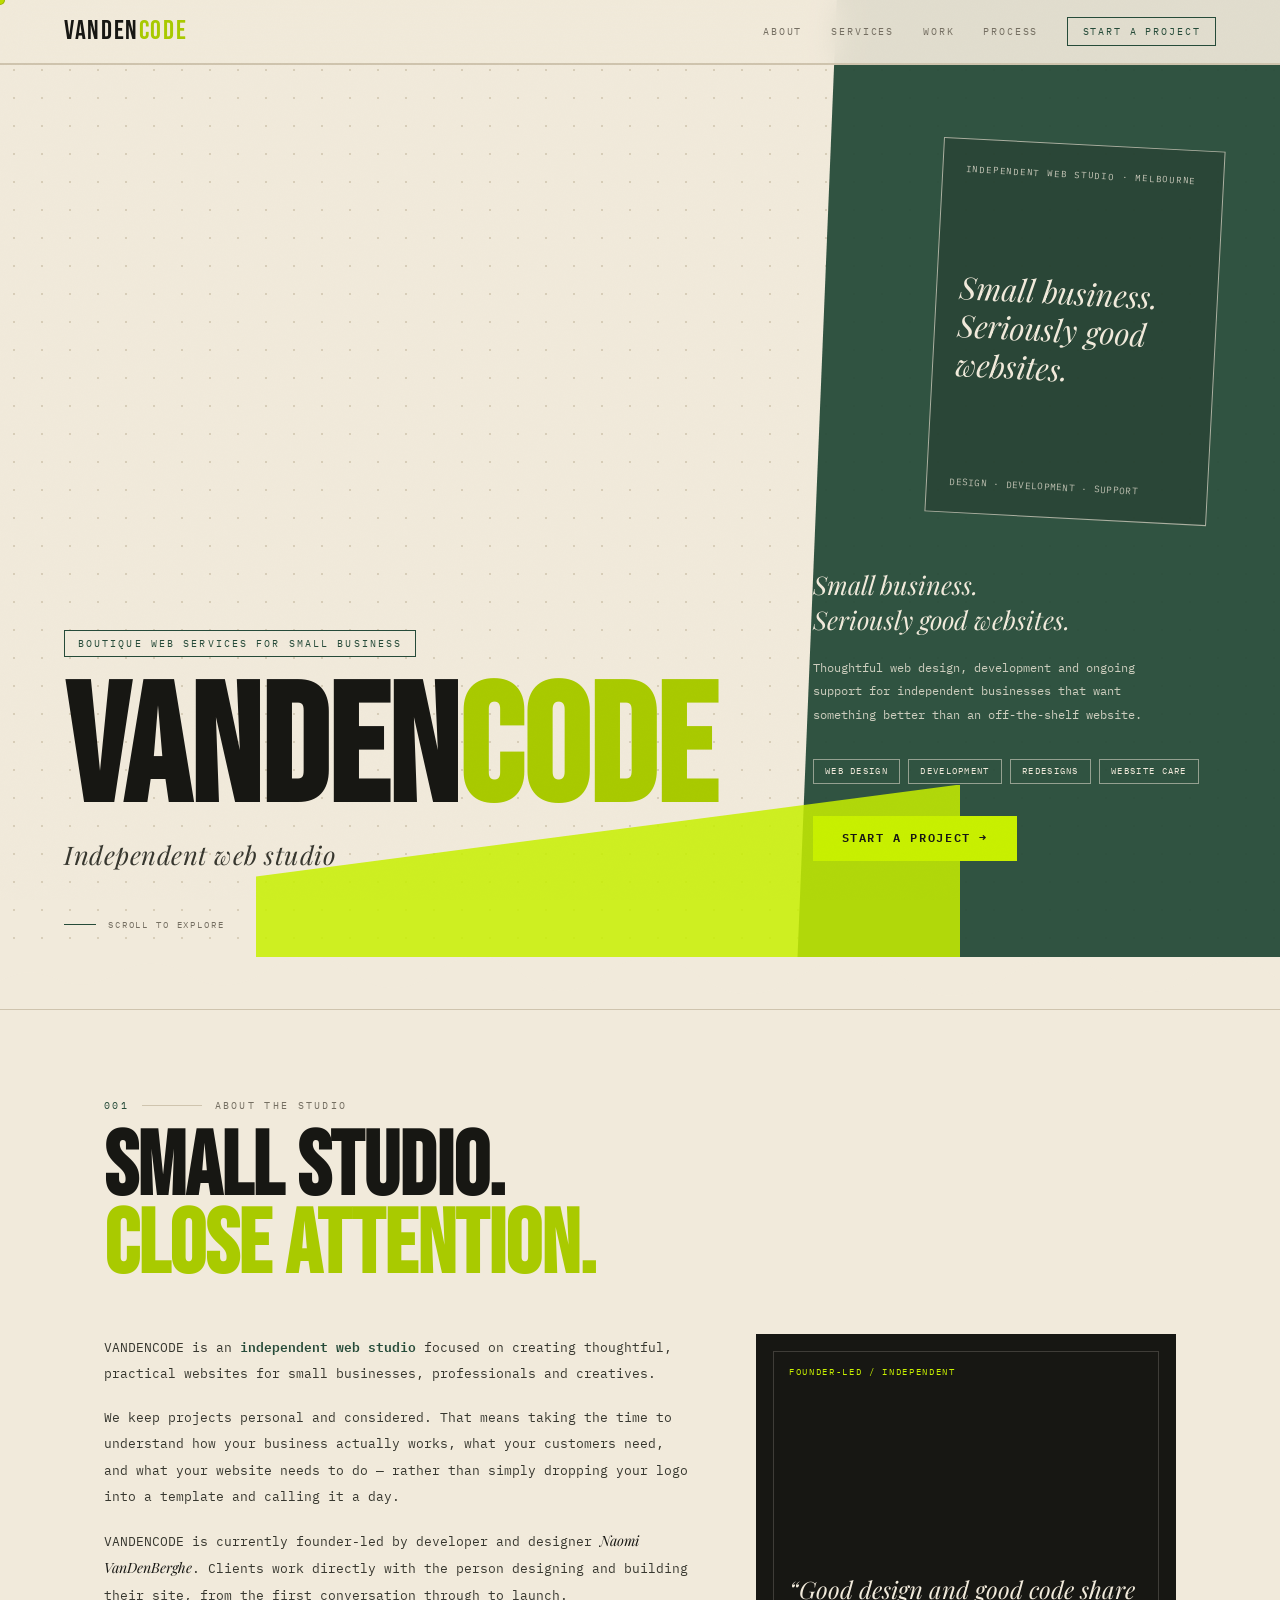
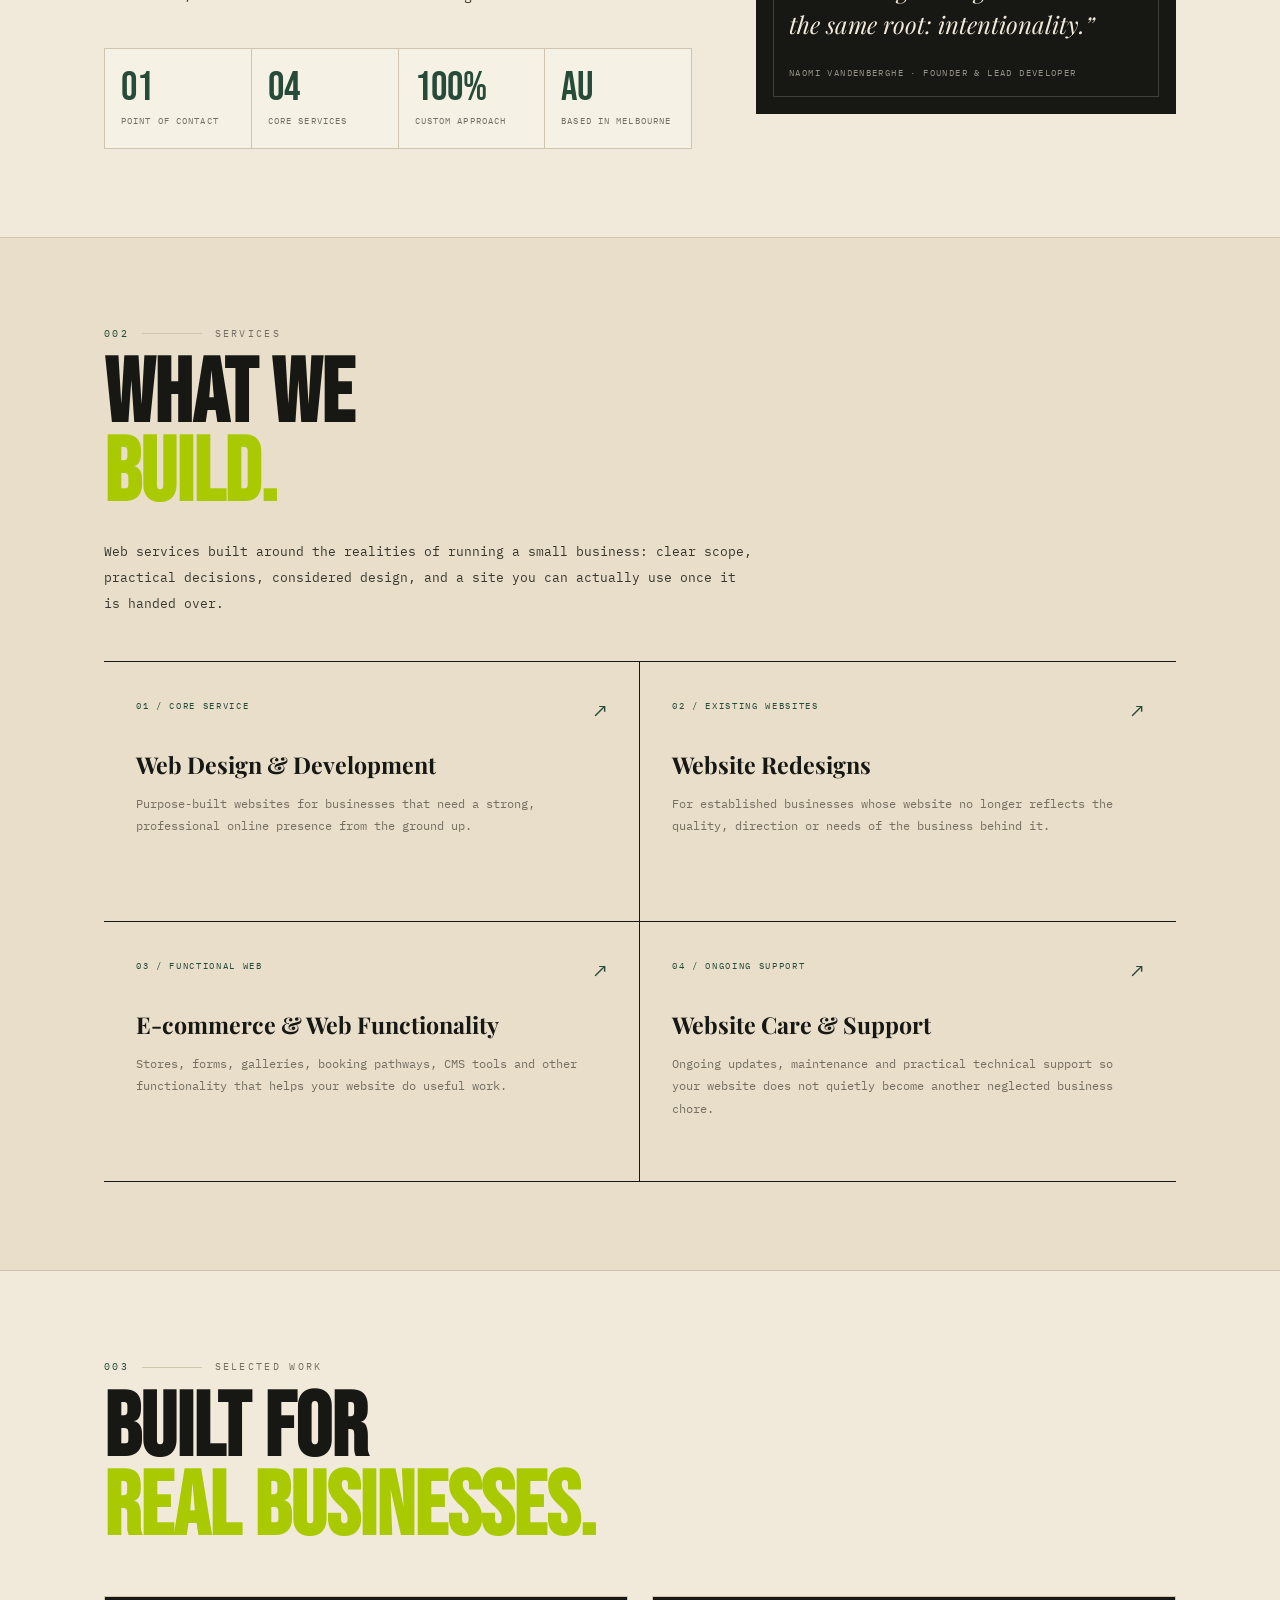
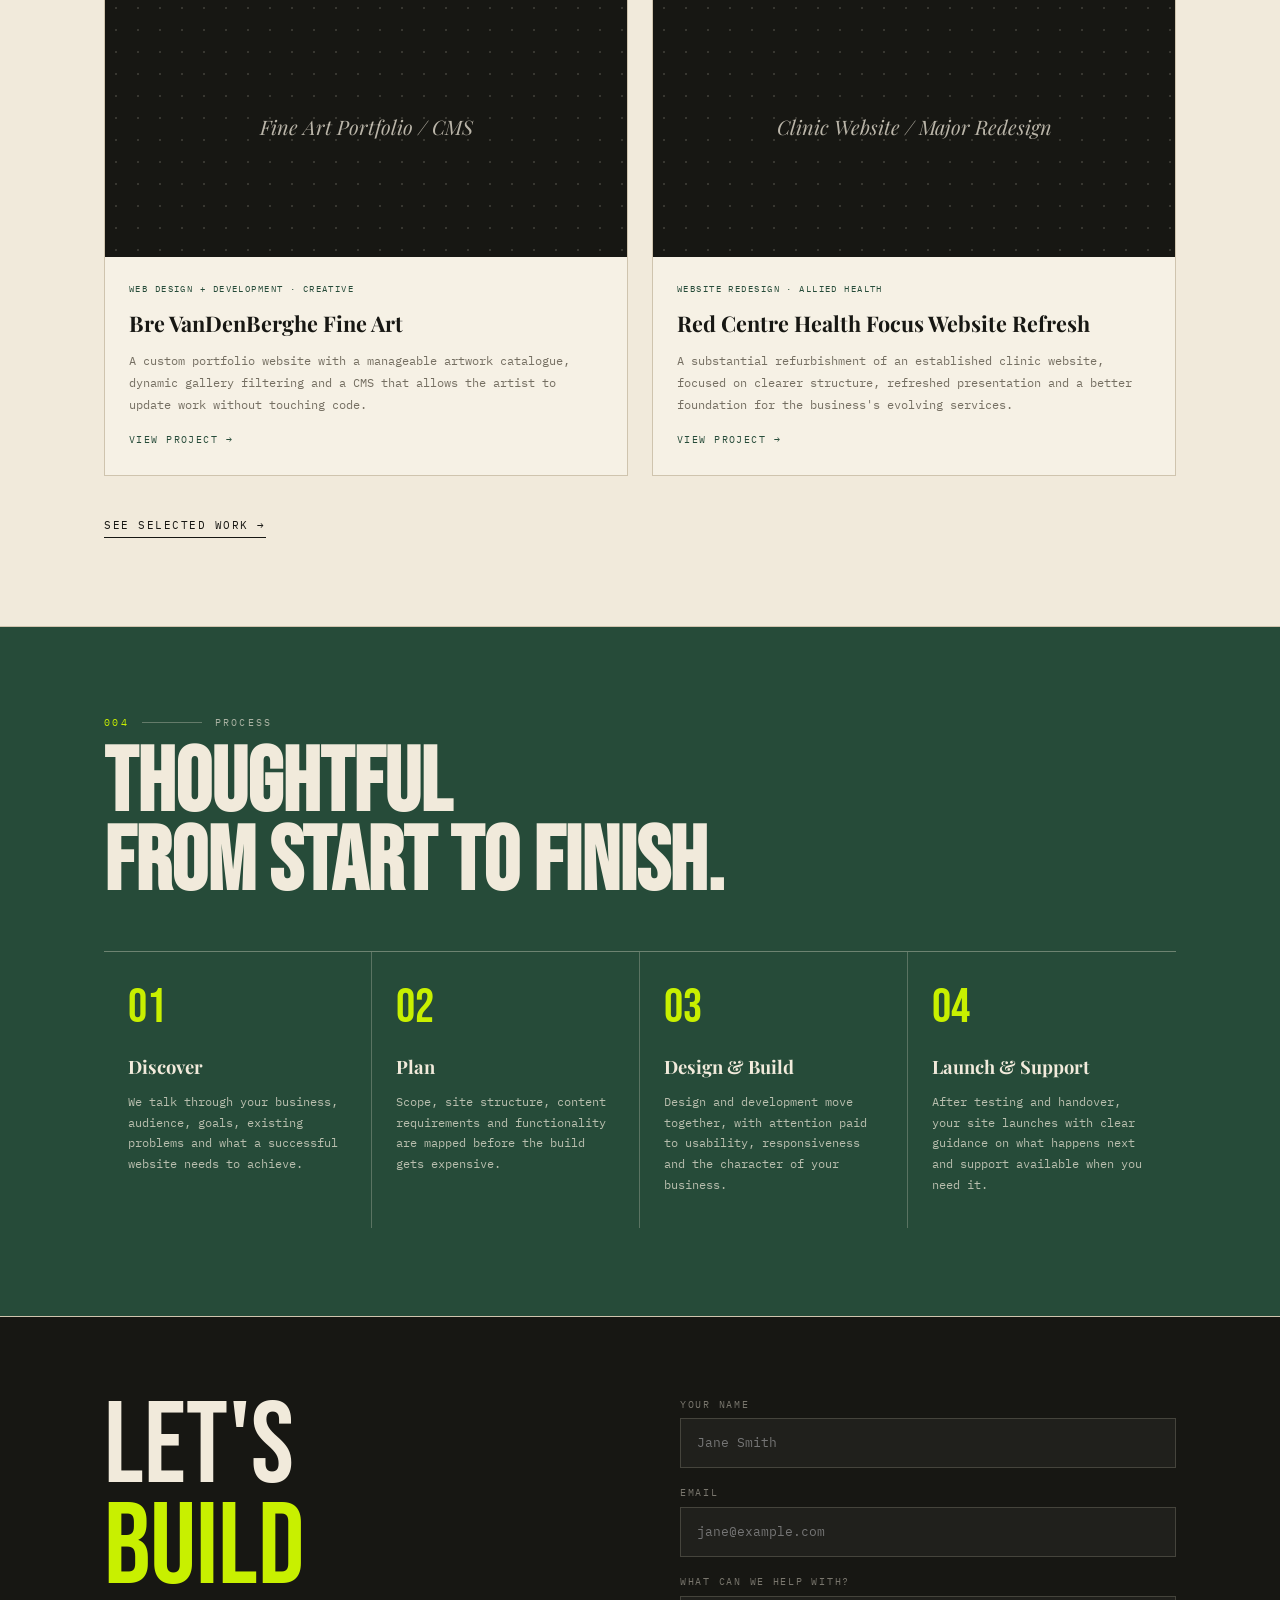
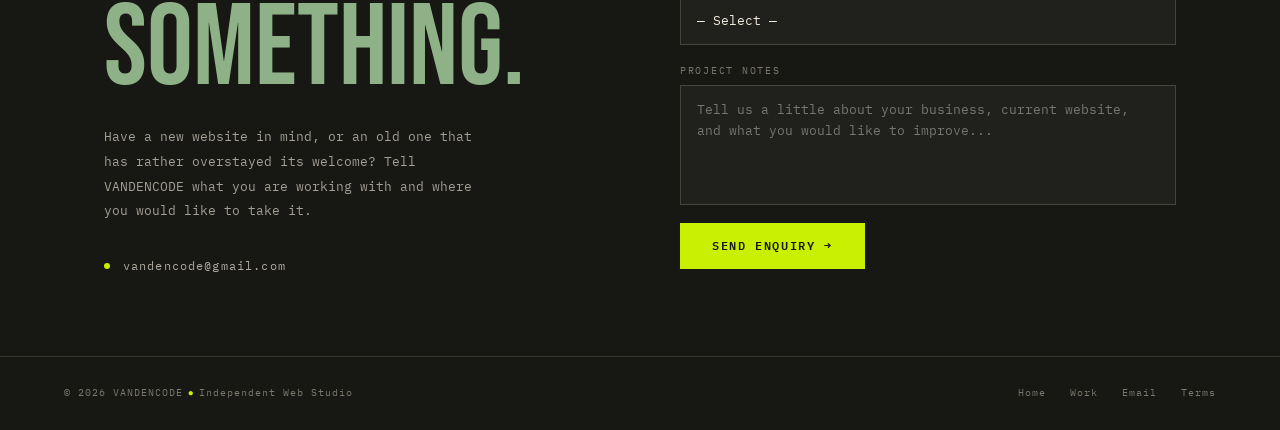
<file: index.html>
<!DOCTYPE html>
<html lang="en">
<head>
  <meta charset="UTF-8" />
  <meta name="viewport" content="width=device-width, initial-scale=1.0" />
  <meta name="description" content="VANDENCODE is an independent web studio creating thoughtful websites for small businesses." />
  <title>VANDENCODE — Independent Web Studio</title>
  <link rel="preconnect" href="https://fonts.googleapis.com" />
  <link rel="preconnect" href="https://fonts.gstatic.com" crossorigin />
  <link href="https://fonts.googleapis.com/css2?family=Bebas+Neue&family=IBM+Plex+Mono:ital,wght@0,400;0,600;1,400&family=Playfair+Display:ital,wght@0,700;1,400;1,700&display=swap" rel="stylesheet" />
  <link rel="stylesheet" href="styles.css" />
</head>
<body>
<div id="cur"></div>

<nav>
  <a href="index.html" class="nav-logo">VANDEN<span>CODE</span></a>
  <div class="nav-links">
    <a href="index.html#about">About</a>
    <a href="index.html#services">Services</a>
    <a href="work.html">Work</a>
    <a href="index.html#process">Process</a>
    <a href="index.html#contact" class="nav-special">Start a Project</a>
  </div>
  <button class="hamburger" id="hbg" aria-label="Toggle menu" aria-expanded="false">
    <span></span><span></span><span></span>
  </button>
</nav>
<div class="nav-drawer" id="drawer">
  <a href="index.html#about" onclick="closeDrawer()">About</a>
  <a href="index.html#services" onclick="closeDrawer()">Services</a>
  <a href="work.html" onclick="closeDrawer()">Work</a>
  <a href="index.html#process" onclick="closeDrawer()">Process</a>
  <a href="index.html#contact" class="nav-special" onclick="closeDrawer()">Start a Project</a>
</div>

<div id="hero">
  <div class="h-dots"></div>
  <div class="h-slab"></div>
  <div class="h-slab2"></div>

  <div class="h-bookmark">
    <div class="bk-kicker">Independent web studio · Melbourne</div>
    <div class="bk-main">Small business.<br>Seriously good websites.</div>
    <div class="bk-foot">Design · Development · Support</div>
  </div>

  <div class="h-left">
    <div class="h-stamp">Boutique web services for small business</div>
    <h1 class="h-name">VANDEN<span class="n-acid">CODE</span></h1>
    <p class="h-subname">Independent web studio</p>
  </div>

  <div class="h-right">
    <p class="h-role">Small business.<br>Seriously good websites.</p>
    <p class="h-desc">Thoughtful web design, development and ongoing support for independent businesses that want something better than an off-the-shelf website.</p>
    <div class="h-pills">
      <span class="pill">Web Design</span>
      <span class="pill">Development</span>
      <span class="pill">Redesigns</span>
      <span class="pill">Website Care</span>
    </div>
    <a href="#contact" class="h-cta">Start a Project →</a>
  </div>

  <div class="h-scroll"><div class="scroll-line"></div>scroll to explore</div>
</div>

<div class="torn" aria-hidden="true">
  <svg viewBox="0 0 1440 52" preserveAspectRatio="none" height="52" xmlns="http://www.w3.org/2000/svg">
    <path d="M0,52 L0,24 Q32,8 64,22 Q96,36 136,14 Q176,-4 216,20 Q256,40 304,12 Q352,-16 402,18 Q442,46 492,14 Q542,-18 592,20 Q632,50 682,16 Q732,-18 792,22 Q842,54 902,18 Q962,-18 1022,24 Q1072,56 1132,20 Q1192,-16 1252,22 Q1292,50 1342,18 Q1392,-14 1440,24 L1440,52 Z" fill="#f1eadb"/>
  </svg>
</div>

<section id="about">
  <div class="sw">
    <div class="slabel"><span class="sn">001</span><span class="sd"></span><span class="st">About the Studio</span></div>
    <h2 class="stitle reveal">SMALL STUDIO.<br><span class="acid">CLOSE ATTENTION.</span></h2>
    <div class="about-grid reveal">
      <div class="at">
        <p>VANDENCODE is an <strong>independent web studio</strong> focused on creating thoughtful, practical websites for small businesses, professionals and creatives.</p>
        <p>We keep projects personal and considered. That means taking the time to understand how your business actually works, what your customers need, and what your website needs to do — rather than simply dropping your logo into a template and calling it a day.</p>
        <p>VANDENCODE is currently founder-led by developer and designer <em>Naomi VanDenBerghe</em>. Clients work directly with the person designing and building their site, from the first conversation through to launch.</p>
        <div class="stat-strip">
          <div class="sb"><div class="sbn">01</div><div class="sbt">Point of contact</div></div>
          <div class="sb"><div class="sbn">04</div><div class="sbt">Core services</div></div>
          <div class="sb"><div class="sbn">100%</div><div class="sbt">Custom approach</div></div>
          <div class="sb"><div class="sbn">AU</div><div class="sbt">Based in Melbourne</div></div>
        </div>
      </div>
      <div class="founder-card">
        <div class="fc-num">Founder-led / independent</div>
        <div class="fc-quote">“Good design and good code share the same root: intentionality.”</div>
        <div class="fc-meta">Naomi VanDenBerghe · Founder & Lead Developer</div>
      </div>
    </div>
  </div>
</section>

<section id="services">
  <div class="sw">
    <div class="slabel"><span class="sn">002</span><span class="sd"></span><span class="st">Services</span></div>
    <h2 class="stitle reveal">WHAT WE<br><span class="acid">BUILD.</span></h2>
    <p class="service-intro reveal">Web services built around the realities of running a small business: clear scope, practical decisions, considered design, and a site you can actually use once it is handed over.</p>

    <div class="service-grid reveal">
      <a class="service-card" href="web-design-development.html">
        <div class="service-num">01 / Core Service</div>
        <h3 class="service-title">Web Design &amp; Development</h3>
        <p class="service-copy">Purpose-built websites for businesses that need a strong, professional online presence from the ground up.</p>
      </a>
      <a class="service-card" href="website-redesigns.html">
        <div class="service-num">02 / Existing Websites</div>
        <h3 class="service-title">Website Redesigns</h3>
        <p class="service-copy">For established businesses whose website no longer reflects the quality, direction or needs of the business behind it.</p>
      </a>
      <a class="service-card" href="ecommerce-functionality.html">
        <div class="service-num">03 / Functional Web</div>
        <h3 class="service-title">E-commerce &amp; Web Functionality</h3>
        <p class="service-copy">Stores, forms, galleries, booking pathways, CMS tools and other functionality that helps your website do useful work.</p>
      </a>
      <a class="service-card" href="website-care-support.html">
        <div class="service-num">04 / Ongoing Support</div>
        <h3 class="service-title">Website Care &amp; Support</h3>
        <p class="service-copy">Ongoing updates, maintenance and practical technical support so your website does not quietly become another neglected business chore.</p>
      </a>
    </div>
  </div>
</section>

<section id="work">
  <div class="sw">
    <div class="slabel"><span class="sn">003</span><span class="sd"></span><span class="st">Selected Work</span></div>
    <h2 class="stitle reveal">BUILT FOR<br><span class="acid">REAL BUSINESSES.</span></h2>

    <div class="work-grid reveal">
      <article class="work-card">
        <div class="work-preview"><span>Fine Art Portfolio / CMS</span></div>
        <div class="work-body">
          <div class="work-meta">Web Design + Development · Creative</div>
          <h3 class="work-title">Bre VanDenBerghe Fine Art</h3>
          <p class="work-desc">A custom portfolio website with a manageable artwork catalogue, dynamic gallery filtering and a CMS that allows the artist to update work without touching code.</p>
          <a class="work-link" href="work.html">View project →</a>
        </div>
      </article>

      <article class="work-card">
        <div class="work-preview"><span>Clinic Website / Major Redesign</span></div>
        <div class="work-body">
          <div class="work-meta">Website Redesign · Allied Health</div>
          <h3 class="work-title">Red Centre Health Focus Website Refresh</h3>
          <p class="work-desc">A substantial refurbishment of an established clinic website, focused on clearer structure, refreshed presentation and a better foundation for the business's evolving services.</p>
          <a class="work-link" href="work.html">View project →</a>
        </div>
      </article>
    </div>

    <a class="section-cta" href="work.html">See selected work →</a>
  </div>
</section>

<section id="process">
  <div class="sw">
    <div class="slabel"><span class="sn">004</span><span class="sd"></span><span class="st">Process</span></div>
    <h2 class="stitle reveal">THOUGHTFUL<br>FROM START TO FINISH.</h2>

    <div class="process-grid reveal">
      <div class="process-step">
        <div class="process-num">01</div>
        <h3 class="process-title">Discover</h3>
        <p class="process-copy">We talk through your business, audience, goals, existing problems and what a successful website needs to achieve.</p>
      </div>
      <div class="process-step">
        <div class="process-num">02</div>
        <h3 class="process-title">Plan</h3>
        <p class="process-copy">Scope, site structure, content requirements and functionality are mapped before the build gets expensive.</p>
      </div>
      <div class="process-step">
        <div class="process-num">03</div>
        <h3 class="process-title">Design &amp; Build</h3>
        <p class="process-copy">Design and development move together, with attention paid to usability, responsiveness and the character of your business.</p>
      </div>
      <div class="process-step">
        <div class="process-num">04</div>
        <h3 class="process-title">Launch &amp; Support</h3>
        <p class="process-copy">After testing and handover, your site launches with clear guidance on what happens next and support available when you need it.</p>
      </div>
    </div>
  </div>
</section>

<div id="contact">
  <div class="cw">
    <div class="reveal">
      <div class="c-big">
        LET'S<br>
        <span class="ca">BUILD</span><br>
        <span class="cs">SOMETHING.</span>
      </div>

      <p class="c-sub">
        Have a new website in mind, or an old one that has rather overstayed its welcome?
        Tell VANDENCODE what you are working with and where you would like to take it.
      </p>

      <div class="c-links">
        <a href="mailto:vandencode@gmail.com" class="c-lnk">
          <div class="c-dot"></div>
          vandencode@gmail.com
        </a>
      </div>
    </div>

    <form
      class="form reveal"
      name="project-enquiry"
      method="POST"
      data-netlify="true"
      data-netlify-honeypot="bot-field"
      action="/thank-you.html"
    >
      <input
        type="hidden"
        name="form-name"
        value="project-enquiry"
      >

      <p class="bot-field" aria-hidden="true">
        <label>
          Don't fill this out:
          <input name="bot-field">
        </label>
      </p>

      <div class="ff">
        <label for="name">Your Name</label>
        <input
          id="name"
          name="name"
          type="text"
          placeholder="Jane Smith"
          required
        />
      </div>

      <div class="ff">
        <label for="email">Email</label>
        <input
          id="email"
          name="email"
          type="email"
          placeholder="jane@example.com"
          required
        />
      </div>

      <div class="ff">
        <label for="service">What can we help with?</label>
        <select
          id="service"
          name="service"
          required
        >
          <option value="">— Select —</option>
          <option value="web-design-development">
            Web design &amp; development
          </option>
          <option value="website-redesign">
            Website redesign
          </option>
          <option value="ecommerce-functionality">
            E-commerce &amp; web functionality
          </option>
          <option value="website-care-support">
            Website care &amp; support
          </option>
          <option value="not-sure">
            Not sure yet
          </option>
        </select>
      </div>

      <div class="ff">
        <label for="message">Project Notes</label>
        <textarea
          id="message"
          name="message"
          placeholder="Tell us a little about your business, current website, and what you would like to improve..."
          required
        ></textarea>
      </div>

      <button
        class="form-btn"
        type="submit"
      >
        Send Enquiry →
      </button>
    </form>
  </div>
</div>

<footer>
  <span>© 2026 VANDENCODE<span class="fdot">●</span>Independent Web Studio</span>
  <div class="fl">
    <a href="index.html">Home</a>
    <a href="work.html">Work</a>
    <a href="mailto:vandencode@gmail.com">Email</a>
    <a href="terms.html">Terms</a>
  </div>
</footer>
<script src="script.js"></script>
</body>
</html>
</file>
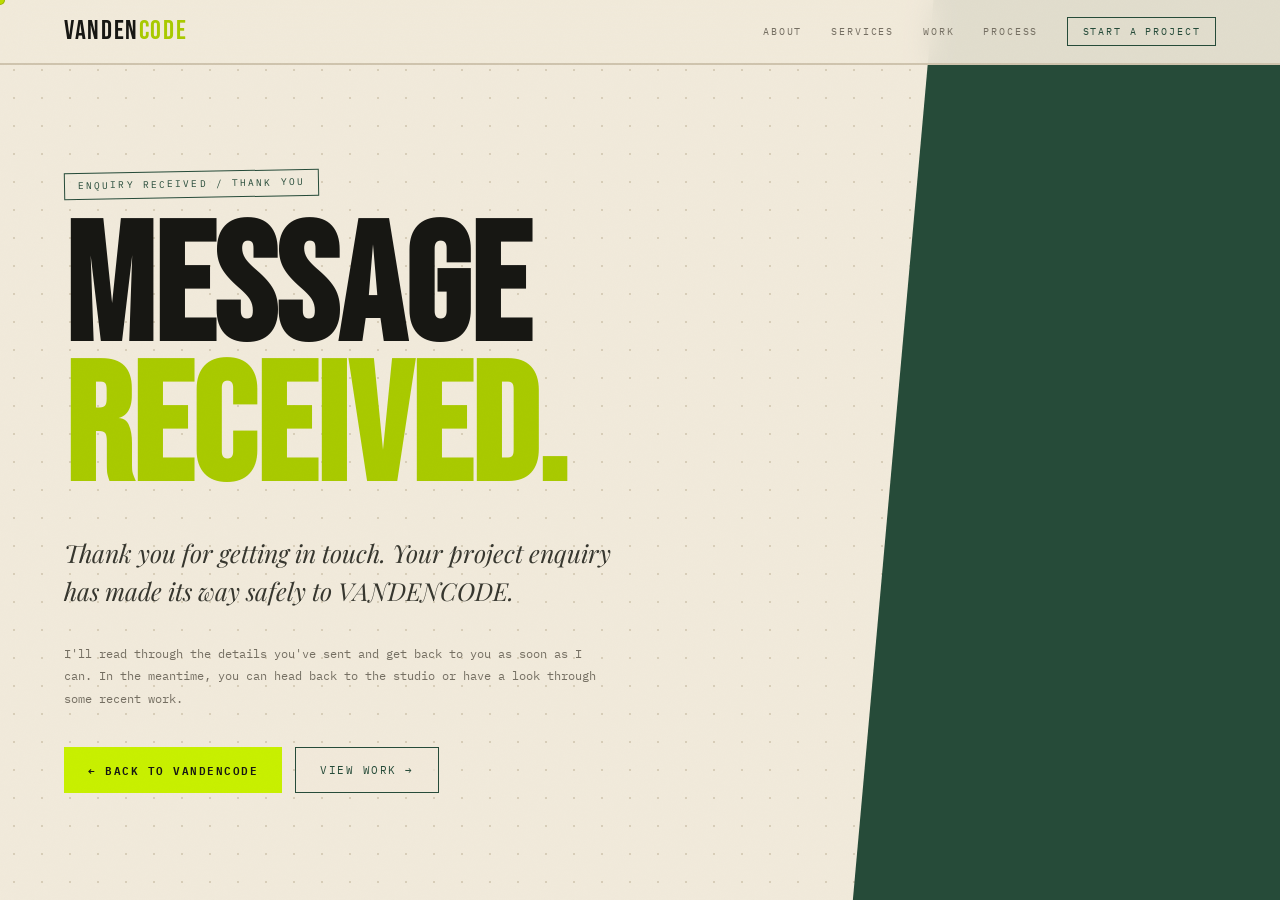
<file: thank-you.html>
<!DOCTYPE html>
<html lang="en">
<head>
  <meta charset="UTF-8" />
  <meta name="viewport" content="width=device-width, initial-scale=1.0" />
  <meta name="robots" content="noindex" />
  <title>Thank You — VANDENCODE</title>

  <link rel="preconnect" href="https://fonts.googleapis.com" />
  <link rel="preconnect" href="https://fonts.gstatic.com" crossorigin />
  <link href="https://fonts.googleapis.com/css2?family=Bebas+Neue&family=IBM+Plex+Mono:wght@400;600&family=Playfair+Display:ital,wght@0,700;1,400;1,700&display=swap" rel="stylesheet" />
  <link rel="stylesheet" href="styles.css" />

  <style>
    .thank-you {
      min-height: 100vh;
      padding: calc(var(--nav-h) + 5rem) var(--gut) 5rem;
      display: flex;
      align-items: center;
      position: relative;
      overflow: hidden;
    }
    .thank-you::before {
      content: '';
      position: absolute;
      inset: 0;
      background-image: radial-gradient(var(--line) 1px, transparent 1px);
      background-size: 28px 28px;
      opacity: .75;
    }
    .thank-you::after {
      content: '';
      position: absolute;
      right: -8%;
      top: -10%;
      width: 42%;
      height: 120%;
      background: var(--forest);
      clip-path: polygon(18% 0%, 100% 0%, 100% 100%, 0% 100%);
    }
    .thanks-inner {
      width: 100%;
      max-width: var(--max);
      margin: 0 auto;
      position: relative;
      z-index: 2;
    }
    .thanks-stamp {
      display: inline-block;
      border: 1.5px solid var(--forest);
      color: var(--forest);
      background: rgba(241,234,219,.8);
      font-size: .6rem;
      letter-spacing: .22em;
      text-transform: uppercase;
      padding: .28rem .8rem;
      transform: rotate(-1deg);
      margin-bottom: 1.5rem;
    }
    .thanks-title {
      font-family: var(--ff-d);
      font-size: clamp(5rem, 13vw, 11rem);
      line-height: .84;
      max-width: 800px;
      margin-bottom: 2rem;
    }
    .thanks-title span { color: var(--acid-deep); }
    .thanks-copy {
      max-width: 570px;
      font-family: var(--ff-s);
      font-style: italic;
      font-size: clamp(1.1rem, 2vw, 1.55rem);
      line-height: 1.55;
      color: var(--ink-soft);
      margin-bottom: 2rem;
    }
    .thanks-note {
      max-width: 540px;
      font-size: .75rem;
      line-height: 1.9;
      color: var(--muted);
      margin-bottom: 2.25rem;
    }
    .thanks-actions {
      display: flex;
      flex-wrap: wrap;
      gap: .8rem;
    }
    .thanks-primary, .thanks-secondary {
      display: inline-flex;
      align-items: center;
      padding: .8rem 1.5rem;
      font-size: .68rem;
      letter-spacing: .14em;
      text-transform: uppercase;
      transition: transform .15s, background .2s, color .2s;
    }
    .thanks-primary {
      background: var(--acid);
      color: var(--ink);
      font-weight: 600;
    }
    .thanks-secondary {
      border: 1px solid var(--forest);
      color: var(--forest);
      background: rgba(241,234,219,.7);
    }
    .thanks-primary:hover, .thanks-secondary:hover { transform: translateY(-2px); }
    .thanks-secondary:hover {
      background: var(--forest);
      color: var(--paper);
    }
    @media (max-width: 960px) {
      .thank-you::after { width: 26%; }
    }
    @media (max-width: 700px) {
      .thank-you {
        align-items: flex-start;
        padding-top: calc(var(--nav-h) + 5rem);
      }
      .thank-you::after {
        top: auto;
        right: -20%;
        bottom: -12%;
        width: 80%;
        height: 32%;
        transform: rotate(-4deg);
      }
      .thanks-title { font-size: clamp(4.5rem, 22vw, 7rem); }
    }
  </style>
</head>
<body>
  <div id="cur"></div>

  <nav>
    <a href="index.html" class="nav-logo">VANDEN<span>CODE</span></a>
    <div class="nav-links">
      <a href="index.html#about">About</a>
      <a href="index.html#services">Services</a>
      <a href="work.html">Work</a>
      <a href="index.html#process">Process</a>
      <a href="index.html#contact" class="nav-special">Start a Project</a>
    </div>
    <button class="hamburger" id="hbg" aria-label="Toggle menu" aria-expanded="false">
      <span></span><span></span><span></span>
    </button>
  </nav>

  <div class="nav-drawer" id="drawer">
    <a href="index.html#about" onclick="closeDrawer()">About</a>
    <a href="index.html#services" onclick="closeDrawer()">Services</a>
    <a href="work.html" onclick="closeDrawer()">Work</a>
    <a href="index.html#process" onclick="closeDrawer()">Process</a>
    <a href="index.html#contact" class="nav-special" onclick="closeDrawer()">Start a Project</a>
  </div>

  <main class="thank-you">
    <div class="thanks-inner">
      <div class="thanks-stamp">Enquiry received / Thank you</div>
      <h1 class="thanks-title">MESSAGE<br><span>RECEIVED.</span></h1>
      <p class="thanks-copy">
        Thank you for getting in touch. Your project enquiry has made its way safely to VANDENCODE.
      </p>
      <p class="thanks-note">
        I'll read through the details you've sent and get back to you as soon as I can.
        In the meantime, you can head back to the studio or have a look through some recent work.
      </p>
      <div class="thanks-actions">
        <a href="index.html" class="thanks-primary">← Back to VANDENCODE</a>
        <a href="work.html" class="thanks-secondary">View Work →</a>
      </div>
    </div>
  </main>

  <script src="script.js"></script>
</body>
</html>
</file>
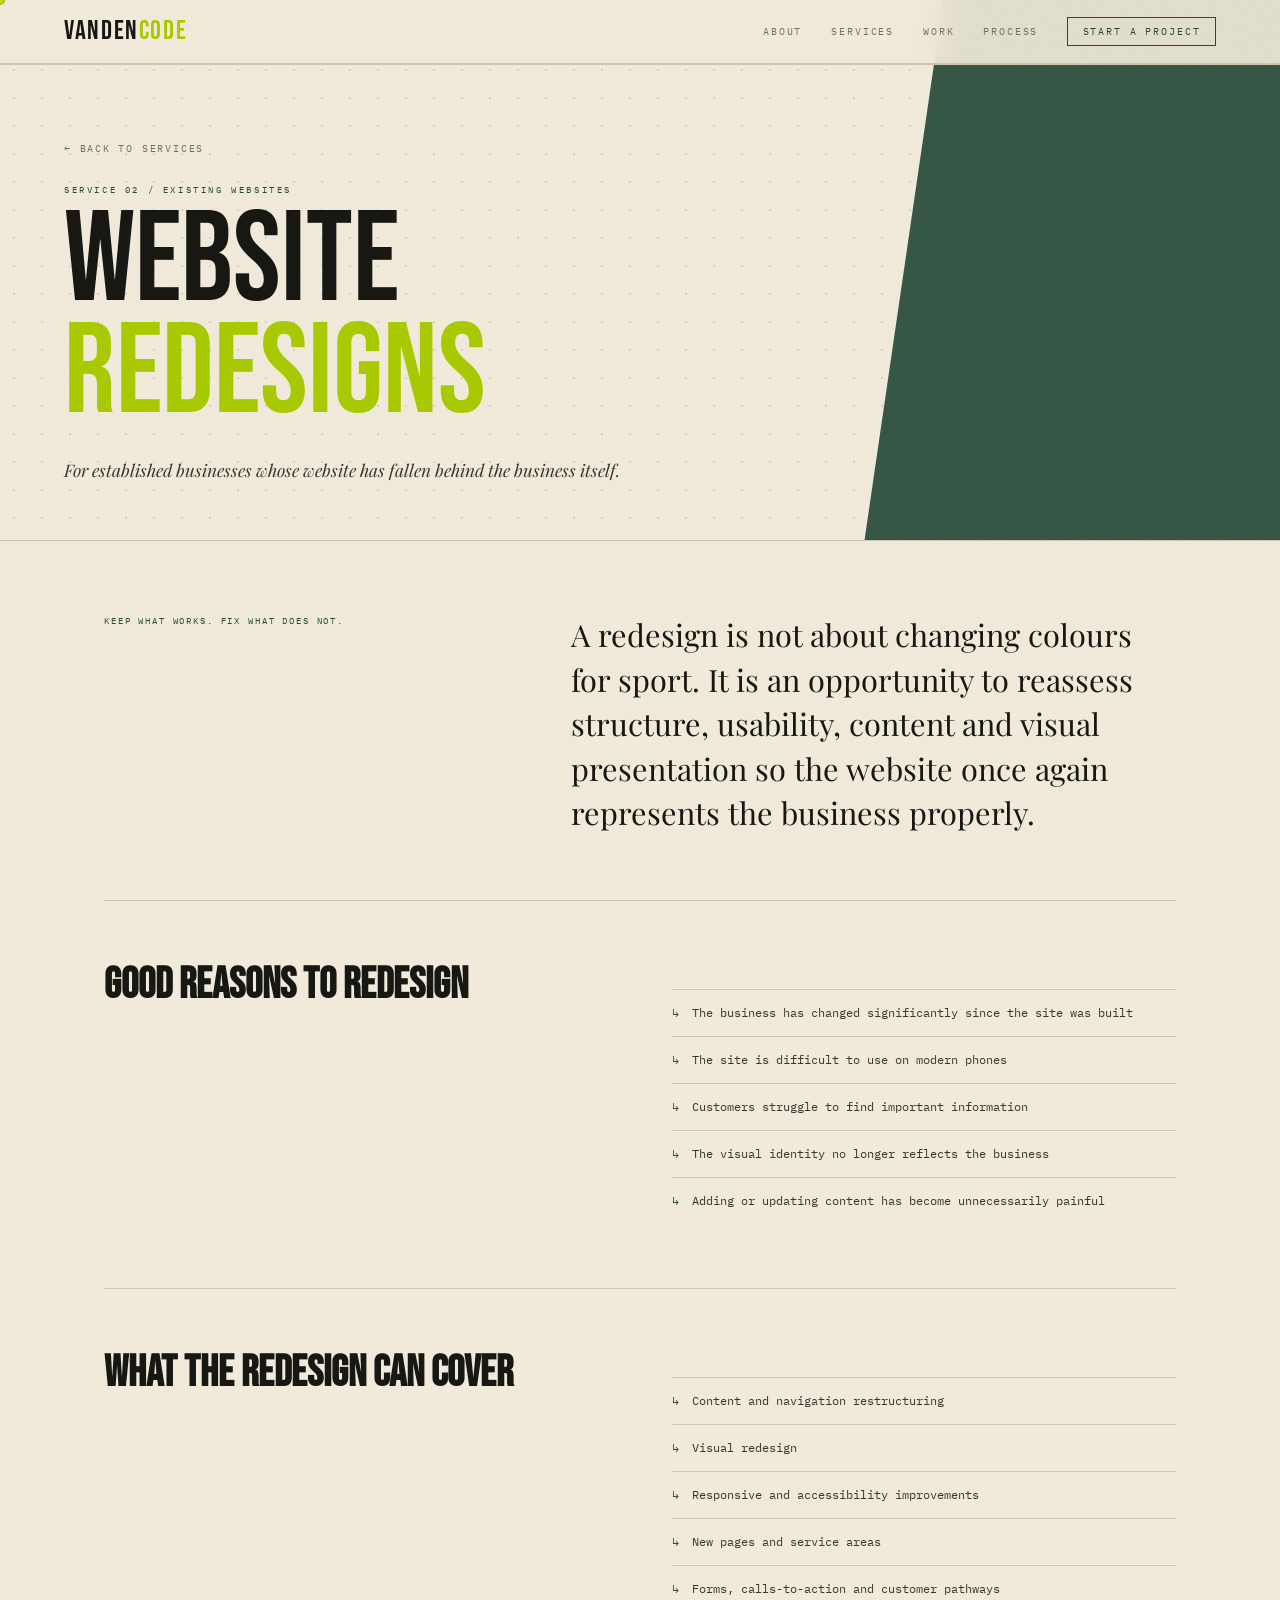
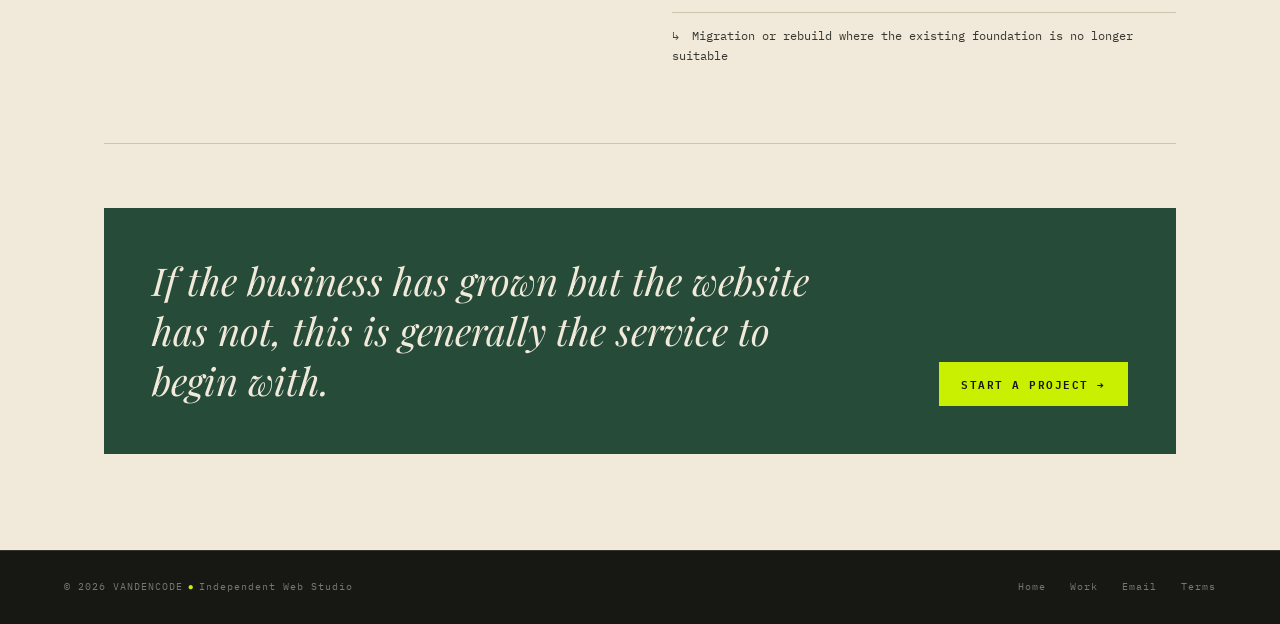
<file: website-redesigns.html>
<!DOCTYPE html>
<html lang="en">
<head>
  <meta charset="UTF-8" />
  <meta name="viewport" content="width=device-width, initial-scale=1.0" />
  <meta name="description" content="VANDENCODE is an independent web studio creating thoughtful websites for small businesses." />
  <title>Website Redesigns — VANDENCODE</title>
  <link rel="preconnect" href="https://fonts.googleapis.com" />
  <link rel="preconnect" href="https://fonts.gstatic.com" crossorigin />
  <link href="https://fonts.googleapis.com/css2?family=Bebas+Neue&family=IBM+Plex+Mono:ital,wght@0,400;0,600;1,400&family=Playfair+Display:ital,wght@0,700;1,400;1,700&display=swap" rel="stylesheet" />
  <link rel="stylesheet" href="styles.css" />
</head>
<body>
<div id="cur"></div>

<nav>
  <a href="index.html" class="nav-logo">VANDEN<span>CODE</span></a>
  <div class="nav-links">
    <a href="index.html#about">About</a>
    <a href="index.html#services">Services</a>
    <a href="work.html">Work</a>
    <a href="index.html#process">Process</a>
    <a href="index.html#contact" class="nav-special">Start a Project</a>
  </div>
  <button class="hamburger" id="hbg" aria-label="Toggle menu" aria-expanded="false">
    <span></span><span></span><span></span>
  </button>
</nav>
<div class="nav-drawer" id="drawer">
  <a href="index.html#about" onclick="closeDrawer()">About</a>
  <a href="index.html#services" onclick="closeDrawer()">Services</a>
  <a href="work.html" onclick="closeDrawer()">Work</a>
  <a href="index.html#process" onclick="closeDrawer()">Process</a>
  <a href="index.html#contact" class="nav-special" onclick="closeDrawer()">Start a Project</a>
</div>

<div class="page-header">
  <div class="ph-inner">
    <a href="index.html#services" class="ph-back">← Back to Services</a>
    <div class="ph-label">Service 02 / Existing Websites</div>
    <div class="ph-title">WEBSITE<br><span>REDESIGNS</span></div>
    <p class="ph-sub">For established businesses whose website has fallen behind the business itself.</p>
  </div>
</div>
<main class="service-page">
  <section class="service-lead reveal">
    <div class="eyebrow">Keep what works. Fix what does not.</div>
    <p class="lead-copy">A redesign is not about changing colours for sport. It is an opportunity to reassess structure, usability, content and visual presentation so the website once again represents the business properly.</p>
  </section>
  
        <section class="detail-grid reveal">
          <h2 class="detail-title">GOOD REASONS TO REDESIGN</h2>
          <div class="detail-copy">
            <ul class="detail-list">
              <li>The business has changed significantly since the site was built</li>
<li>The site is difficult to use on modern phones</li>
<li>Customers struggle to find important information</li>
<li>The visual identity no longer reflects the business</li>
<li>Adding or updating content has become unnecessarily painful</li>
            </ul>
          </div>
        </section>
        
        <section class="detail-grid reveal">
          <h2 class="detail-title">WHAT THE REDESIGN CAN COVER</h2>
          <div class="detail-copy">
            <ul class="detail-list">
              <li>Content and navigation restructuring</li>
<li>Visual redesign</li>
<li>Responsive and accessibility improvements</li>
<li>New pages and service areas</li>
<li>Forms, calls-to-action and customer pathways</li>
<li>Migration or rebuild where the existing foundation is no longer suitable</li>
            </ul>
          </div>
        </section>
        
  <div class="service-cta reveal">
    <h2>If the business has grown but the website has not, this is generally the service to begin with.</h2>
    <a href="index.html#contact">Start a project →</a>
  </div>
</main>

<footer>
  <span>© 2026 VANDENCODE<span class="fdot">●</span>Independent Web Studio</span>
  <div class="fl">
    <a href="index.html">Home</a>
    <a href="work.html">Work</a>
    <a href="mailto:vandencode@gmail.com">Email</a>
    <a href="terms.html">Terms</a>
  </div>
</footer>
<script src="script.js"></script>
</body>
</html>
</file>
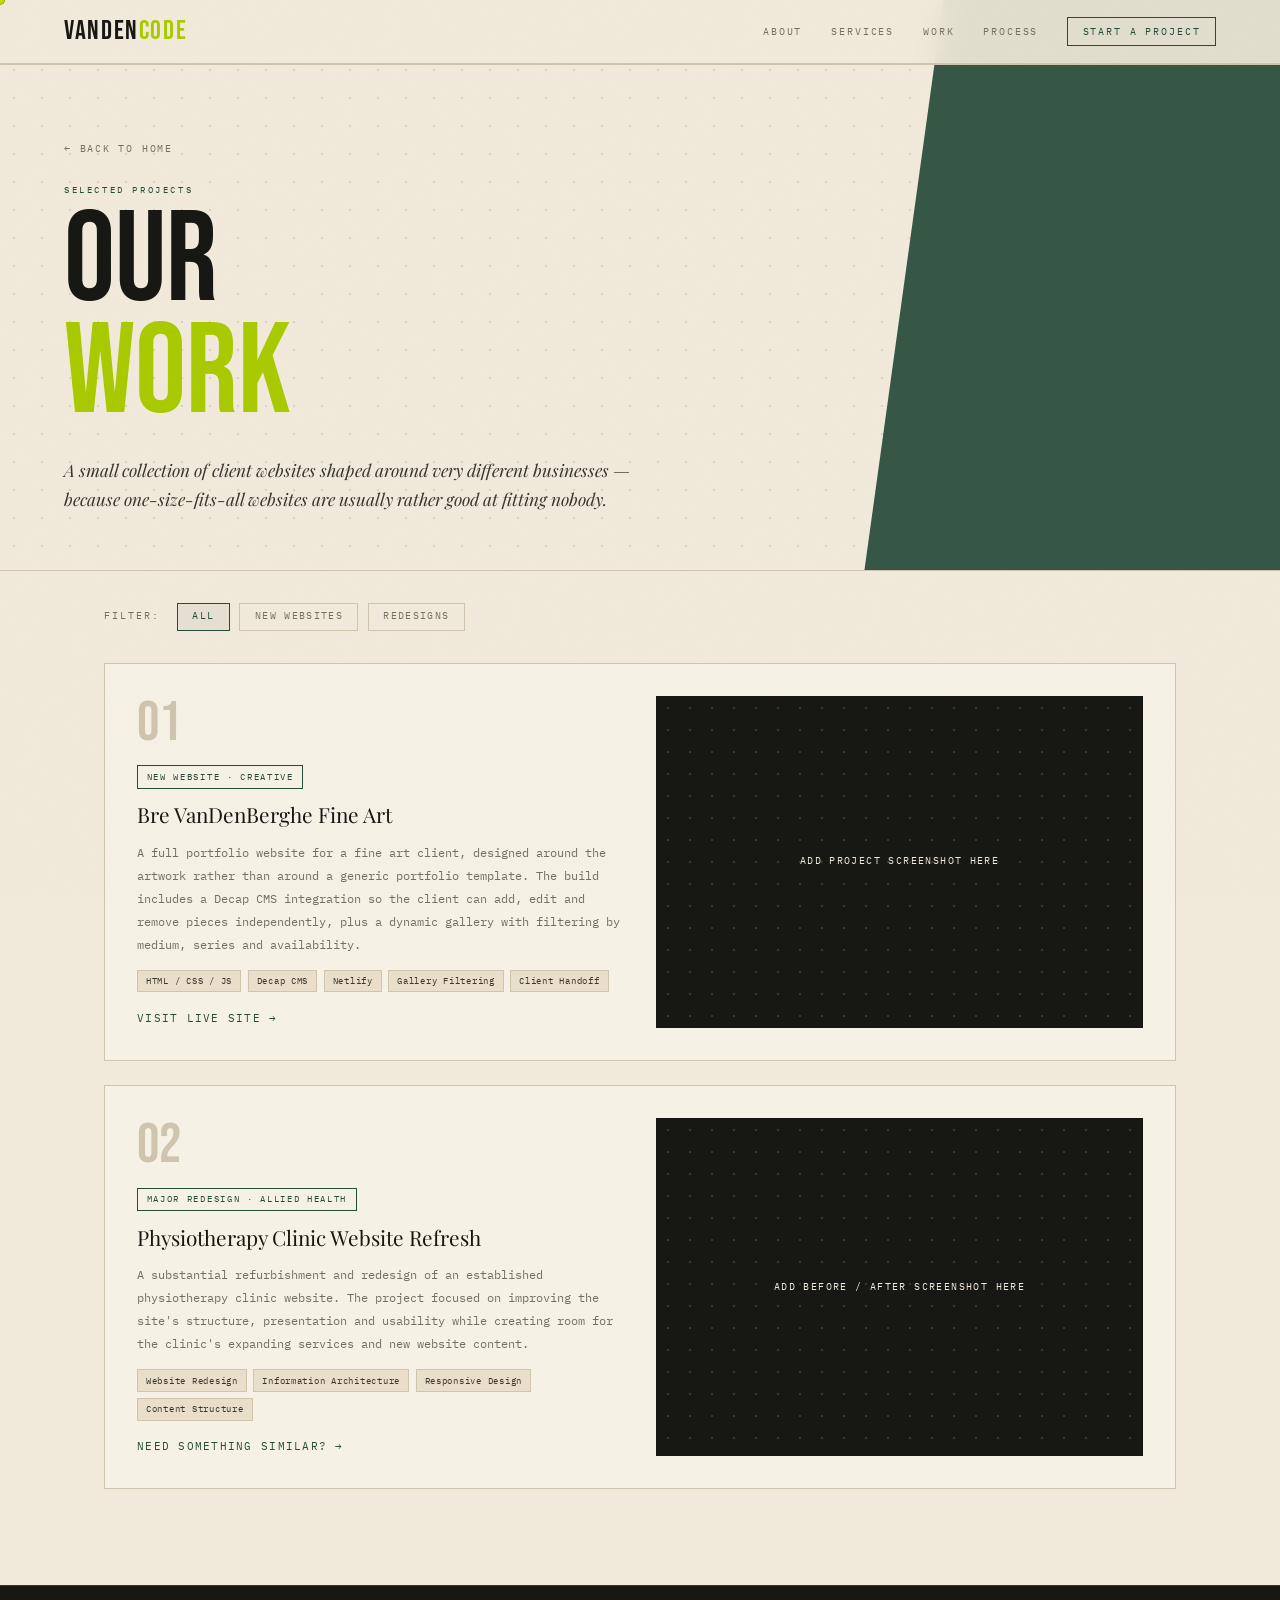
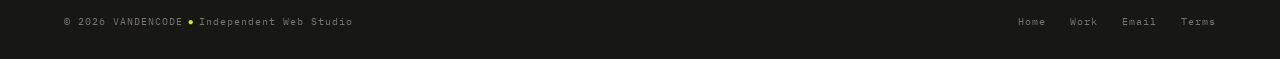
<file: work.html>
<!DOCTYPE html>
<html lang="en">
<head>
  <meta charset="UTF-8" />
  <meta name="viewport" content="width=device-width, initial-scale=1.0" />
  <meta name="description" content="VANDENCODE is an independent web studio creating thoughtful websites for small businesses." />
  <title>Work — VANDENCODE</title>
  <link rel="preconnect" href="https://fonts.googleapis.com" />
  <link rel="preconnect" href="https://fonts.gstatic.com" crossorigin />
  <link href="https://fonts.googleapis.com/css2?family=Bebas+Neue&family=IBM+Plex+Mono:ital,wght@0,400;0,600;1,400&family=Playfair+Display:ital,wght@0,700;1,400;1,700&display=swap" rel="stylesheet" />
  <link rel="stylesheet" href="styles.css" />
</head>
<body>
<div id="cur"></div>

<nav>
  <a href="index.html" class="nav-logo">VANDEN<span>CODE</span></a>
  <div class="nav-links">
    <a href="index.html#about">About</a>
    <a href="index.html#services">Services</a>
    <a href="work.html">Work</a>
    <a href="index.html#process">Process</a>
    <a href="index.html#contact" class="nav-special">Start a Project</a>
  </div>
  <button class="hamburger" id="hbg" aria-label="Toggle menu" aria-expanded="false">
    <span></span><span></span><span></span>
  </button>
</nav>
<div class="nav-drawer" id="drawer">
  <a href="index.html#about" onclick="closeDrawer()">About</a>
  <a href="index.html#services" onclick="closeDrawer()">Services</a>
  <a href="work.html" onclick="closeDrawer()">Work</a>
  <a href="index.html#process" onclick="closeDrawer()">Process</a>
  <a href="index.html#contact" class="nav-special" onclick="closeDrawer()">Start a Project</a>
</div>

<div class="page-header">
  <div class="ph-inner">
    <a href="index.html" class="ph-back">← Back to Home</a>
    <div class="ph-label">Selected Projects</div>
    <div class="ph-title">OUR<br><span>WORK</span></div>
    <p class="ph-sub">A small collection of client websites shaped around very different businesses — because one-size-fits-all websites are usually rather good at fitting nobody.</p>
  </div>
</div>

<div class="filter-bar">
  <span class="filter-label">Filter:</span>
  <button class="fbtn active" data-filter="all">All</button>
  <button class="fbtn" data-filter="new">New Websites</button>
  <button class="fbtn" data-filter="redesign">Redesigns</button>
</div>

<div class="proj-wrap">
  <div class="proj-grid">
    <article class="pc pc-featured reveal" data-tags="new">
      <div class="pc-body">
        <div class="pnum">01</div>
        <span class="ptag">New Website · Creative</span>
        <div class="ptitle">Bre VanDenBerghe Fine Art</div>
        <div class="pdesc">A full portfolio website for a fine art client, designed around the artwork rather than around a generic portfolio template. The build includes a Decap CMS integration so the client can add, edit and remove pieces independently, plus a dynamic gallery with filtering by medium, series and availability.</div>
        <div class="ptech">
          <span class="chip">HTML / CSS / JS</span>
          <span class="chip">Decap CMS</span>
          <span class="chip">Netlify</span>
          <span class="chip">Gallery Filtering</span>
          <span class="chip">Client Handoff</span>
        </div>
        <a href="https://brevandenberghefineart.netlify.app/" target="_blank" rel="noopener" class="plink">Visit Live Site →</a>
      </div>
      <div class="pc-preview"><span>Add project screenshot here</span></div>
    </article>

    <article class="pc pc-featured reveal" data-tags="redesign">
      <div class="pc-body">
        <div class="pnum">02</div>
        <span class="ptag">Major Redesign · Allied Health</span>
        <div class="ptitle">Physiotherapy Clinic Website Refresh</div>
        <div class="pdesc">A substantial refurbishment and redesign of an established physiotherapy clinic website. The project focused on improving the site's structure, presentation and usability while creating room for the clinic's expanding services and new website content.</div>
        <div class="ptech">
          <span class="chip">Website Redesign</span>
          <span class="chip">Information Architecture</span>
          <span class="chip">Responsive Design</span>
          <span class="chip">Content Structure</span>
        </div>
        <a href="index.html#contact" class="plink">Need something similar? →</a>
      </div>
      <div class="pc-preview"><span>Add before / after screenshot here</span></div>
    </article>
  </div>
</div>

<footer>
  <span>© 2026 VANDENCODE<span class="fdot">●</span>Independent Web Studio</span>
  <div class="fl">
    <a href="index.html">Home</a>
    <a href="work.html">Work</a>
    <a href="mailto:vandencode@gmail.com">Email</a>
    <a href="terms.html">Terms</a>
  </div>
</footer>
<script src="script.js"></script>
</body>
</html>
</file>
<file: styles.css>
:root{
  --paper:#f1eadb;
  --paper-2:#e8deca;
  --ink:#171713;
  --ink-soft:#37372f;
  --muted:#756f62;
  --line:#cfc4ae;
  --forest:#264b39;
  --sage:#6f8e69;
  --acid:#c8f000;
  --acid-deep:#a9ca00;
  --white:#fffdf7;

  --ff-d:'Bebas Neue',sans-serif;
  --ff-s:'Playfair Display',serif;
  --ff-m:'IBM Plex Mono',monospace;

  --max:1200px;
  --gut:clamp(1.5rem,5vw,4rem);
  --nav-h:64px;
}

*,*::before,*::after{box-sizing:border-box;margin:0;padding:0}
html{scroll-behavior:smooth}
body{
  background:var(--paper);
  color:var(--ink);
  font-family:var(--ff-m);
  font-size:14px;
  line-height:1.7;
  overflow-x:hidden;
  cursor:none;
}
a{color:inherit;text-decoration:none}
button,input,textarea,select{font:inherit}
img{max-width:100%;display:block}

body::before{
  content:'';
  position:fixed;
  inset:0;
  z-index:998;
  pointer-events:none;
  opacity:.035;
  background-image:url("data:image/svg+xml,%3Csvg viewBox='0 0 256 256' xmlns='http://www.w3.org/2000/svg'%3E%3Cfilter id='n'%3E%3CfeTurbulence type='fractalNoise' baseFrequency='0.8' numOctaves='4' stitchTiles='stitchTiles'/%3E%3C/filter%3E%3Crect width='100%25' height='100%25' filter='url(%23n)' opacity='.65'/%3E%3C/svg%3E");
  background-size:180px;
  mix-blend-mode:multiply;
}
#cur{
  position:fixed;
  width:10px;height:10px;
  background:var(--acid);
  border:1px solid rgba(0,0,0,.2);
  border-radius:50%;
  pointer-events:none;
  z-index:9999;
  transform:translate(-50%,-50%);
  transition:width .16s,height .16s,opacity .2s;
  mix-blend-mode:multiply;
}
#cur.big{width:28px;height:28px}

/* NAV */
nav{
  position:fixed;
  top:0;left:0;right:0;
  z-index:600;
  height:var(--nav-h);
  display:flex;
  align-items:center;
  justify-content:space-between;
  padding:0 var(--gut);
  border-bottom:1px solid var(--line);
  background:rgba(241,234,219,.92);
  backdrop-filter:blur(14px);
}
.nav-logo{
  font-family:var(--ff-d);
  font-size:1.7rem;
  letter-spacing:.06em;
  color:var(--ink);
}
.nav-logo span{color:var(--acid-deep)}
.nav-links{display:flex;gap:1.8rem;align-items:center}
.nav-links a{
  font-size:.65rem;
  letter-spacing:.18em;
  text-transform:uppercase;
  color:var(--muted);
  transition:color .2s,border-color .2s,background .2s;
}
.nav-links a:hover,.nav-links a.active{color:var(--ink)}
.nav-links a.nav-special{
  color:var(--forest);
  border:1px solid var(--forest);
  padding:.32rem .9rem;
}
.nav-links a.nav-special:hover,.nav-links a.nav-special.active{
  background:var(--forest);
  color:var(--paper);
}
.hamburger{
  display:none;flex-direction:column;justify-content:center;gap:5px;
  width:36px;height:36px;background:none;border:none;cursor:none;padding:4px;
}
.hamburger span{
  display:block;height:1.5px;background:var(--ink);
  transition:transform .3s,opacity .3s,width .3s;transform-origin:center;
}
.hamburger.open span:nth-child(1){transform:translateY(6.5px) rotate(45deg)}
.hamburger.open span:nth-child(2){opacity:0;width:0}
.hamburger.open span:nth-child(3){transform:translateY(-6.5px) rotate(-45deg)}
.nav-drawer{
  position:fixed;top:var(--nav-h);left:0;right:0;z-index:599;
  background:rgba(241,234,219,.97);
  backdrop-filter:blur(18px);
  border-bottom:1px solid var(--line);
  display:flex;flex-direction:column;
  padding:0 var(--gut);
  max-height:0;overflow:hidden;
  transition:max-height .35s cubic-bezier(.4,0,.2,1),padding .35s;
}
.nav-drawer.open{max-height:440px;padding:1.5rem var(--gut)}
.nav-drawer a{
  font-size:.8rem;letter-spacing:.18em;text-transform:uppercase;color:var(--muted);
  padding:.75rem 0;border-bottom:1px solid var(--line);transition:color .2s;
}
.nav-drawer a:last-child{border-bottom:none}
.nav-drawer a:hover{color:var(--ink)}
.nav-drawer a.nav-special{color:var(--forest)}

/* GENERAL */
.sw{max-width:var(--max);margin:0 auto;padding:5.5rem var(--gut)}
.slabel{
  font-size:.6rem;letter-spacing:.24em;text-transform:uppercase;
  display:flex;align-items:center;gap:.8rem;margin-bottom:.9rem;
}
.sn{color:var(--forest)}
.sd{flex:1;height:1px;background:var(--line);max-width:60px}
.st{color:var(--muted)}
.stitle{
  font-family:var(--ff-d);
  font-size:clamp(3.2rem,7vw,6.6rem);
  line-height:.88;
  color:var(--ink);
  margin-bottom:3rem;
}
.stitle .acid{color:var(--acid-deep)}
.serif{font-family:var(--ff-s)}
.reveal{opacity:0;transform:translateY(28px);transition:opacity .7s ease,transform .7s ease}
.reveal.on{opacity:1;transform:none}
@keyframes fadeUp{from{opacity:0;transform:translateY(22px)}to{opacity:1;transform:none}}
@keyframes fadeIn{from{opacity:0}to{opacity:1}}

/* HERO */
#hero{
  min-height:100vh;
  padding:calc(var(--nav-h) + 5rem) var(--gut) 5rem;
  display:grid;
  grid-template-columns:minmax(0,1.2fr) minmax(360px,.8fr);
  grid-template-rows:minmax(300px,1fr) auto;
  align-items:stretch;
  gap:2rem;
  position:relative;
  overflow:hidden;
}
.h-dots{
  position:absolute;inset:0;
  background-image:radial-gradient(var(--line) 1px,transparent 1px);
  background-size:28px 28px;
  opacity:.75;
}
.h-slab{
  position:absolute;
  top:-10%;right:-8%;
  width:46%;height:120%;
  background:var(--forest);
  clip-path:polygon(8% 0%,100% 0%,100% 100%,0% 100%);
  opacity:.95;
}
.h-slab2{
  position:absolute;
  bottom:-6%;left:20%;
  width:55%;height:24%;
  background:var(--acid);
  clip-path:polygon(0% 40%,100% 0%,100% 100%,0% 100%);
  opacity:.85;
}
.h-bookmark{
  position:relative;
  grid-column:2;
  grid-row:1;
  justify-self:end;
  align-self:start;
  top:auto;right:auto;
  width:clamp(170px,22vw,310px);
  aspect-ratio:3/4;
  border:1px solid rgba(241,234,219,.65);
  background:rgba(23,23,19,.2);
  color:var(--paper);
  transform:rotate(3deg);
  z-index:3;
  padding:1.4rem;
  display:flex;
  flex-direction:column;
  justify-content:space-between;
  transition:transform .35s;
}
.h-bookmark:hover{transform:rotate(0deg) scale(1.02)}
.bk-kicker{font-size:.56rem;letter-spacing:.2em;text-transform:uppercase;opacity:.8}
.bk-main{font-family:var(--ff-s);font-style:italic;font-size:clamp(1.25rem,2.4vw,2rem);line-height:1.25}
.bk-foot{font-size:.58rem;letter-spacing:.14em;text-transform:uppercase;opacity:.75}
.h-left{position:relative;z-index:4;grid-column:1;grid-row:1 / 3;align-self:end}
.h-stamp{
  display:inline-block;
  border:1.5px solid var(--forest);
  color:var(--forest);
  background:rgba(241,234,219,.75);
  font-size:.6rem;letter-spacing:.22em;text-transform:uppercase;
  padding:.28rem .8rem;transform:rotate(-1.2deg);margin-bottom:1.5rem;
  animation:fadeUp .5s ease both;
}
h1.h-name{
  font-family:var(--ff-d);
  font-size:clamp(5rem,13vw,12rem);
  line-height:.86;
  color:var(--ink);
  animation:fadeUp .6s .08s ease both;
}
h1.h-name .n-acid{color:var(--acid-deep)}
.h-subname{
  font-family:var(--ff-s);font-style:italic;
  font-size:clamp(1rem,2.5vw,1.6rem);
  color:var(--ink-soft);
  margin-top:.55rem;letter-spacing:.02em;
  animation:fadeUp .6s .15s ease both;
}
.h-right{
  position:relative;z-index:4;
  grid-column:2;
  grid-row:2;
  align-self:end;
  padding:1rem 0 1rem clamp(2rem,3.5vw,4rem);
  animation:fadeUp .6s .2s ease both;
  color:var(--paper);
}
.h-role{
  font-family:var(--ff-s);
  font-style:italic;
  font-size:clamp(1.15rem,2vw,1.65rem);
  margin-bottom:1.2rem;
  line-height:1.35;
}
.h-desc{
  font-size:.78rem;
  max-width:360px;
  line-height:1.9;
  margin-bottom:2rem;
  opacity:.82;
}
.h-pills{display:flex;flex-wrap:wrap;gap:.5rem;margin-bottom:2rem}
.pill{
  font-size:.58rem;letter-spacing:.14em;text-transform:uppercase;
  padding:.22rem .7rem;border:1px solid rgba(241,234,219,.52);color:var(--paper);
}
.h-cta{
  display:inline-flex;align-items:center;gap:.6rem;
  background:var(--acid);color:var(--ink);
  font-weight:600;font-size:.72rem;letter-spacing:.14em;text-transform:uppercase;
  padding:.8rem 1.8rem;transition:background .2s,transform .15s;
}
.h-cta:hover{background:var(--paper);transform:translateY(-2px)}
.h-scroll{
  position:absolute;bottom:1.5rem;left:var(--gut);
  font-size:.58rem;letter-spacing:.2em;text-transform:uppercase;color:var(--muted);
  z-index:4;display:flex;align-items:center;gap:.75rem;animation:fadeIn 1s 1s ease both;
}
.scroll-line{width:32px;height:1px;background:var(--forest)}

/* TORN */
.torn{display:block;width:100%;overflow:hidden;line-height:0}
.torn svg{display:block;width:100%}

/* ABOUT */
#about{border-top:1px solid var(--line)}
.about-grid{display:grid;grid-template-columns:1fr 420px;gap:4rem;align-items:start}
.at p{font-size:.84rem;color:var(--ink-soft);margin-bottom:1.1rem;line-height:1.95}
.at strong{color:var(--forest);font-weight:600}
.at em{color:var(--ink);font-family:var(--ff-s);font-size:1.05em}
.stat-strip{display:flex;border:1px solid var(--line);margin-top:2.5rem;background:rgba(255,253,247,.32)}
.sb{flex:1;padding:1.2rem 1rem;border-right:1px solid var(--line);position:relative;overflow:hidden}
.sb:last-child{border-right:none}
.sb::after{content:'';position:absolute;bottom:0;left:0;right:0;height:3px;background:var(--acid);transform:scaleX(0);transform-origin:left;transition:transform .35s}
.sb:hover::after{transform:scaleX(1)}
.sbn{font-family:var(--ff-d);font-size:2.55rem;line-height:1;color:var(--forest)}
.sbt{font-size:.58rem;letter-spacing:.12em;text-transform:uppercase;color:var(--muted);margin-top:.25rem}
.founder-card{
  position:relative;
  min-height:380px;
  background:var(--ink);
  color:var(--paper);
  border:1px solid var(--ink);
  padding:2rem;
  display:flex;
  flex-direction:column;
  justify-content:flex-end;
  overflow:hidden;
}
.founder-card::before{
  content:'';
  position:absolute;inset:1rem;
  border:1px solid rgba(241,234,219,.18);
  pointer-events:none;
}
.fc-num{position:absolute;top:1.8rem;left:2rem;font-size:.58rem;letter-spacing:.18em;text-transform:uppercase;color:var(--acid)}
.fc-quote{font-family:var(--ff-s);font-style:italic;font-size:1.5rem;line-height:1.45;position:relative;z-index:1}
.fc-meta{font-size:.58rem;letter-spacing:.15em;text-transform:uppercase;opacity:.58;margin-top:1.5rem;position:relative;z-index:1}

/* SERVICES */
#services{border-top:1px solid var(--line);background:var(--paper-2)}
.service-intro{max-width:650px;color:var(--ink-soft);font-size:.84rem;line-height:1.95;margin:-1.5rem 0 2.8rem}
.service-grid{display:grid;grid-template-columns:repeat(2,1fr);border-top:1px solid var(--ink)}
.service-card{
  min-height:260px;
  padding:2.2rem 2rem;
  border-bottom:1px solid var(--ink);
  position:relative;
  transition:background .25s,color .25s;
}
.service-card:nth-child(odd){border-right:1px solid var(--ink)}
.service-card:hover{background:var(--ink);color:var(--paper)}
.service-card::after{
  content:'↗';position:absolute;top:2rem;right:2rem;
  font-size:1.3rem;color:var(--forest);transition:transform .25s,color .25s;
}
.service-card:hover::after{transform:translate(3px,-3px);color:var(--acid)}
.service-num{font-size:.58rem;letter-spacing:.18em;text-transform:uppercase;color:var(--forest);margin-bottom:2.3rem}
.service-card:hover .service-num{color:var(--acid)}
.service-title{font-family:var(--ff-s);font-size:1.45rem;line-height:1.25;margin-bottom:.85rem}
.service-copy{font-size:.76rem;line-height:1.85;color:var(--muted);max-width:460px}
.service-card:hover .service-copy{color:rgba(241,234,219,.72)}

/* FEATURED WORK */
#work{border-top:1px solid var(--line)}
.work-grid{display:grid;grid-template-columns:1fr 1fr;gap:1.5rem}
.work-card{border:1px solid var(--line);background:rgba(255,253,247,.32);transition:transform .25s,border-color .25s}
.work-card:hover{transform:translateY(-3px);border-color:var(--forest)}
.work-preview{
  min-height:260px;
  background:var(--ink);
  display:flex;align-items:center;justify-content:center;
  color:var(--paper);
  overflow:hidden;
  position:relative;
}
.work-preview::before{
  content:'';
  position:absolute;inset:0;
  background-image:radial-gradient(rgba(241,234,219,.15) 1px,transparent 1px);
  background-size:22px 22px;
}
.work-preview span{
  position:relative;z-index:1;
  font-family:var(--ff-s);font-style:italic;
  font-size:1.25rem;opacity:.75;
}
.work-body{padding:1.5rem}
.work-meta{font-size:.56rem;letter-spacing:.16em;text-transform:uppercase;color:var(--forest);margin-bottom:.55rem}
.work-title{font-family:var(--ff-s);font-size:1.35rem;margin-bottom:.55rem}
.work-desc{font-size:.75rem;color:var(--muted);line-height:1.8}
.work-link{display:inline-flex;margin-top:1rem;font-size:.64rem;letter-spacing:.14em;text-transform:uppercase;color:var(--forest)}
.section-cta{margin-top:2.5rem;display:inline-flex;gap:.55rem;font-size:.67rem;letter-spacing:.14em;text-transform:uppercase;border-bottom:1px solid var(--ink);padding-bottom:.15rem}

/* PROCESS */
#process{border-top:1px solid var(--line);background:var(--forest);color:var(--paper)}
#process .stitle{color:var(--paper)}
#process .sn{color:var(--acid)}
#process .sd{background:rgba(241,234,219,.3)}
#process .st{color:rgba(241,234,219,.65)}
.process-grid{display:grid;grid-template-columns:repeat(4,1fr);border-top:1px solid rgba(241,234,219,.35)}
.process-step{padding:2rem 1.5rem;border-right:1px solid rgba(241,234,219,.25)}
.process-step:last-child{border-right:none}
.process-num{font-family:var(--ff-d);font-size:3rem;color:var(--acid);line-height:1;margin-bottom:1.2rem}
.process-title{font-family:var(--ff-s);font-size:1.15rem;margin-bottom:.6rem}
.process-copy{font-size:.72rem;line-height:1.8;color:rgba(241,234,219,.72)}

/* CONTACT */
#contact{border-top:1px solid var(--line);background:var(--ink);color:var(--paper)}
.cw{max-width:var(--max);margin:0 auto;padding:5rem var(--gut);display:grid;grid-template-columns:1fr 1fr;gap:5rem;align-items:start}
.c-big{font-family:var(--ff-d);font-size:clamp(4rem,9vw,8rem);line-height:.88;margin-bottom:1.5rem}
.c-big .ca{color:var(--acid)}
.c-big .cs{color:#8fb187}
.c-sub{font-size:.82rem;color:rgba(241,234,219,.65);max-width:380px;line-height:1.9}
.c-links{display:flex;flex-direction:column;gap:.6rem;margin-top:2rem}
.c-lnk{display:flex;align-items:center;gap:.8rem;font-size:.72rem;letter-spacing:.1em;color:rgba(241,234,219,.7);transition:color .2s}
.c-lnk:hover{color:var(--acid)}
.c-dot{width:6px;height:6px;border-radius:50%;background:var(--acid);flex-shrink:0}
.form{display:flex;flex-direction:column;gap:1.1rem}
.ff{display:flex;flex-direction:column;gap:.35rem}
.ff label{font-size:.6rem;letter-spacing:.18em;text-transform:uppercase;color:rgba(241,234,219,.45)}
.ff input,.ff textarea,.ff select{
  background:#20201c;border:1px solid #45443c;color:var(--paper);
  font-family:var(--ff-m);font-size:.8rem;padding:.8rem 1rem;outline:none;resize:none;
  transition:border-color .2s;-webkit-appearance:none;
}
.ff select option{background:#20201c}
.ff input:focus,.ff textarea:focus,.ff select:focus{border-color:var(--acid)}
.ff textarea{height:120px}
.form-btn{
  align-self:flex-start;background:var(--acid);color:var(--ink);
  font-weight:600;font-size:.72rem;letter-spacing:.14em;text-transform:uppercase;
  padding:.85rem 2rem;border:none;cursor:none;transition:background .2s,transform .15s;
}
.form-btn:hover{background:var(--paper);transform:translateY(-2px)}

/* FOOTER */
footer{
  border-top:1px solid #36362f;
  background:var(--ink);
  color:rgba(241,234,219,.45);
  padding:1.75rem var(--gut);
  display:flex;align-items:center;justify-content:space-between;
  font-size:.62rem;letter-spacing:.1em;
}
.fl{display:flex;gap:1.5rem;flex-wrap:wrap}
.fl a{transition:color .2s}
.fl a:hover{color:var(--acid)}
.fdot{color:var(--acid);margin:0 .3rem}

/* PAGE HEADER */
.page-header{
  padding:calc(var(--nav-h) + 4.5rem) var(--gut) 3.5rem;
  position:relative;overflow:hidden;border-bottom:1px solid var(--line);
}
.page-header::before{
  content:'';position:absolute;inset:0;
  background-image:radial-gradient(var(--line) 1px,transparent 1px);
  background-size:28px 28px;opacity:.65;
}
.page-header::after{
  content:'';position:absolute;right:-8%;top:-25%;
  width:42%;height:150%;background:var(--forest);opacity:.92;
  clip-path:polygon(22% 0,100% 0,100% 100%,0 100%);
}
.ph-inner{position:relative;z-index:1;max-width:var(--max);margin:0 auto}
.ph-back{display:inline-flex;align-items:center;gap:.5rem;font-size:.62rem;letter-spacing:.18em;text-transform:uppercase;color:var(--muted);margin-bottom:1.5rem;transition:color .2s}
.ph-back:hover{color:var(--ink)}
.ph-label{font-size:.58rem;letter-spacing:.28em;text-transform:uppercase;color:var(--forest);margin-bottom:.5rem}
.ph-title{font-family:var(--ff-d);font-size:clamp(4rem,10vw,9rem);line-height:.88;color:var(--ink);max-width:760px}
.ph-title span{color:var(--acid-deep)}
.ph-sub{font-family:var(--ff-s);font-style:italic;font-size:1.08rem;color:var(--ink-soft);max-width:610px;line-height:1.7;margin-top:1.5rem}

/* SERVICE DETAIL PAGES */
.service-page{max-width:var(--max);margin:0 auto;padding:4.5rem var(--gut) 6rem}
.service-lead{display:grid;grid-template-columns:.8fr 1.2fr;gap:4rem;padding-bottom:4rem;border-bottom:1px solid var(--line)}
.service-lead .eyebrow{font-size:.58rem;letter-spacing:.2em;text-transform:uppercase;color:var(--forest)}
.service-lead .lead-copy{font-family:var(--ff-s);font-size:clamp(1.35rem,2.4vw,2rem);line-height:1.45}
.detail-grid{display:grid;grid-template-columns:1fr 1fr;gap:4rem;padding:4rem 0;border-bottom:1px solid var(--line)}
.detail-title{font-family:var(--ff-d);font-size:2.7rem;line-height:.95}
.detail-copy p{font-size:.8rem;color:var(--ink-soft);line-height:1.9;margin-bottom:1rem}
.detail-list{list-style:none;margin-top:1.5rem}
.detail-list li{padding:.8rem 0;border-top:1px solid var(--line);font-size:.75rem;color:var(--ink-soft)}
.detail-list li::before{content:'↳';color:var(--forest);margin-right:.8rem}
.service-cta{
  margin-top:4rem;background:var(--forest);color:var(--paper);padding:3rem;
  display:flex;align-items:end;justify-content:space-between;gap:2rem;
}
.service-cta h2{font-family:var(--ff-s);font-style:italic;font-size:clamp(1.6rem,3vw,2.6rem);font-weight:400;max-width:700px;line-height:1.3}
.service-cta a{flex-shrink:0;background:var(--acid);color:var(--ink);padding:.8rem 1.4rem;font-size:.66rem;letter-spacing:.14em;text-transform:uppercase;font-weight:600}

/* WORK PAGE */
.filter-bar{max-width:var(--max);margin:0 auto;padding:2rem var(--gut) 1rem;display:flex;flex-wrap:wrap;gap:.6rem;align-items:center}
.filter-label{font-size:.6rem;letter-spacing:.2em;text-transform:uppercase;color:var(--muted);margin-right:.5rem}
.fbtn{font-size:.6rem;letter-spacing:.14em;text-transform:uppercase;padding:.3rem .9rem;border:1px solid var(--line);color:var(--muted);background:none;cursor:none;transition:all .2s}
.fbtn:hover,.fbtn.active{border-color:var(--forest);color:var(--forest);background:rgba(38,75,57,.06)}
.proj-wrap{max-width:var(--max);margin:0 auto;padding:1rem var(--gut) 6rem}
.proj-grid{display:grid;grid-template-columns:repeat(auto-fill,minmax(340px,1fr));gap:1.5rem}
.pc{background:rgba(255,253,247,.32);border:1px solid var(--line);padding:2rem;position:relative;overflow:hidden;display:flex;flex-direction:column;gap:.85rem;transition:border-color .25s,transform .25s}
.pc:hover{border-color:var(--forest);transform:translateY(-3px)}
.pc::before{content:'';position:absolute;top:0;left:0;right:0;height:4px;background:var(--acid);transform:scaleX(0);transform-origin:left;transition:transform .35s}
.pc:hover::before{transform:scaleX(1)}
.pc-featured{grid-column:1/-1;display:grid;grid-template-columns:1fr 1fr;gap:2rem}
.pc-featured .pc-body{display:flex;flex-direction:column;gap:.85rem}
.pc-preview{background:var(--ink);border:1px solid var(--ink);display:flex;align-items:center;justify-content:center;min-height:230px;font-size:.62rem;letter-spacing:.14em;text-transform:uppercase;color:var(--paper);position:relative;overflow:hidden}
.pc-preview::before{content:'';position:absolute;inset:0;background-image:radial-gradient(rgba(241,234,219,.15) 1px,transparent 1px);background-size:22px 22px}
.pc-preview span{position:relative;z-index:1}
.pc-preview img{width:100%;height:100%;object-fit:cover;position:absolute;inset:0;z-index:2}
.pnum{font-family:var(--ff-d);font-size:3.5rem;line-height:1;color:var(--line);transition:color .25s}
.pc:hover .pnum{color:var(--forest)}
.ptag{font-size:.58rem;letter-spacing:.18em;text-transform:uppercase;border:1px solid var(--forest);color:var(--forest);display:inline-block;padding:.18rem .55rem;width:fit-content}
.ptitle{font-family:var(--ff-s);font-size:1.3rem;color:var(--ink);line-height:1.2}
.pdesc{font-size:.78rem;color:var(--muted);line-height:1.85;flex:1}
.ptech{display:flex;flex-wrap:wrap;gap:.4rem}
.chip{font-size:.58rem;letter-spacing:.08em;background:var(--paper-2);border:1px solid var(--line);color:var(--ink-soft);padding:.15rem .5rem}
.plink{display:inline-flex;align-items:center;gap:.35rem;font-size:.66rem;letter-spacing:.12em;text-transform:uppercase;color:var(--forest);transition:gap .2s;margin-top:.25rem}
.plink:hover{gap:.7rem}

/* RESPONSIVE */
@media(max-width:960px){
  .nav-links{display:none}.hamburger{display:flex}
  #hero{grid-template-columns:1fr;grid-template-rows:auto;align-items:start}
  .h-left{grid-column:1;grid-row:auto;align-self:auto}
  .h-bookmark{display:none}
  .h-right{grid-column:1;grid-row:auto;align-self:auto;margin-top:2rem;color:var(--paper);padding:2rem;background:var(--forest)}
  .h-slab{display:none}
  .h-slab2{width:80%;left:35%;opacity:.65}
  .about-grid{grid-template-columns:1fr}
  .service-grid{grid-template-columns:1fr}
  .service-card:nth-child(odd){border-right:none}
  .work-grid{grid-template-columns:1fr}
  .process-grid{grid-template-columns:1fr 1fr}
  .process-step:nth-child(2){border-right:none}
  .process-step{border-bottom:1px solid rgba(241,234,219,.25)}
  .cw{grid-template-columns:1fr;gap:3rem}
  .service-lead,.detail-grid{grid-template-columns:1fr;gap:1.5rem}
}
@media(max-width:768px){
  .pc-featured{grid-column:auto;grid-template-columns:1fr}
  .service-cta{flex-direction:column;align-items:flex-start}
}
@media(max-width:600px){
  body{cursor:auto}
  #cur{display:none}
  .hamburger,.form-btn,.fbtn{cursor:pointer}
  .process-grid{grid-template-columns:1fr}
  .process-step{border-right:none}
  .stat-strip{display:grid;grid-template-columns:1fr 1fr}
  .sb:nth-child(2){border-right:none}
  footer{flex-direction:column;align-items:flex-start;gap:1rem}
}
.bot-field {
  position: absolute;
  overflow: hidden;
  clip: rect(0 0 0 0);
  clip-path: inset(50%);
  height: 1px;
  width: 1px;
  white-space: nowrap;
}
</file>
